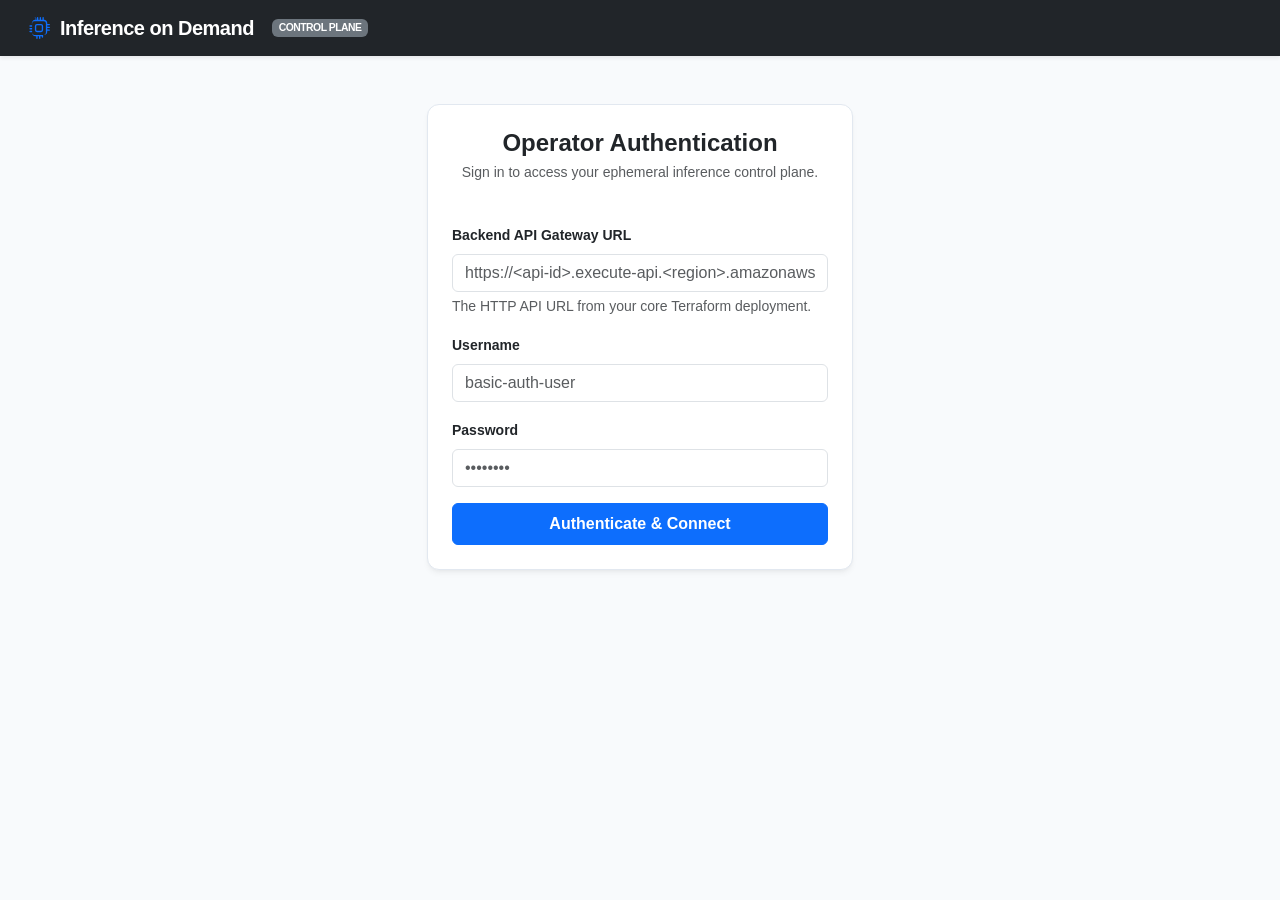
<file: widget/index.html>
<!DOCTYPE html>
<html lang="en">
<head>
  <meta charset="UTF-8">
  <meta name="viewport" content="width=device-width, initial-scale=1.0">
  <title>Inference on Demand — Control Plane</title>
  <link href="https://cdn.jsdelivr.net/npm/bootstrap@5.3.3/dist/css/bootstrap.min.css" rel="stylesheet" integrity="sha384-QWTKZyjpPEjISv5WaRU9OFeRpok6YctnYmDr5pNlyT2bRjXh0JMhjY6hW+ALEwIH" crossorigin="anonymous">
  <link rel="stylesheet" href="styles.css">
</head>
<body>

  <!-- Top Navigation Bar -->
  <nav class="navbar navbar-dark bg-dark px-3 py-2 shadow-sm">
    <div class="container-fluid">
      <span class="navbar-brand navbar-brand-custom">
        <svg xmlns="http://www.w3.org/2000/svg" width="22" height="22" fill="currentColor" class="bi bi-cpu text-primary" viewBox="0 0 16 16">
          <path d="M5 0a.5.5 0 0 1 .5.5V2h1V.5a.5.5 0 0 1 1 0V2h1V.5a.5.5 0 0 1 1 0V2h1V.5a.5.5 0 0 1 1 0V2h.5A2.5 2.5 0 0 1 14 4.5V5h1.5a.5.5 0 0 1 0 1H14v1h1.5a.5.5 0 0 1 0 1H14v1h1.5a.5.5 0 0 1 0 1H14v.5a2.5 2.5 0 0 1-2.5 2.5H11v1.5a.5.5 0 0 1-1 0V14h-1v1.5a.5.5 0 0 1-1 0V14h-1v1.5a.5.5 0 0 1-1 0V14H5.5a2.5 2.5 0 0 1-2.5-2.5V11H1.5a.5.5 0 0 1 0-1H3v-1H1.5a.5.5 0 0 1 0-1H3V7H1.5a.5.5 0 0 1 0-1H3v-.5A2.5 2.5 0 0 1 5.5 2H6V.5A.5.5 0 0 1 5 0m-.5 3A1.5 1.5 0 0 0 3 4.5v7A1.5 1.5 0 0 0 4.5 13h7a1.5 1.5 0 0 0 1.5-1.5v-7A1.5 1.5 0 0 0 11.5 3z"/>
          <path d="M6.5 5A1.5 1.5 0 0 0 5 6.5v3A1.5 1.5 0 0 0 6.5 11h3A1.5 1.5 0 0 0 11 9.5v-3A1.5 1.5 0 0 0 9.5 5zM6 6.5a.5.5 0 0 1 .5-.5h3a.5.5 0 0 1 .5.5v3a.5.5 0 0 1-.5.5h-3a.5.5 0 0 1-.5-.5z"/>
        </svg>
        Inference on Demand
        <span class="badge bg-secondary text-uppercase ms-2" style="font-size: 0.65rem;">Control Plane</span>
      </span>
      <div id="nav-user-actions" class="d-none d-flex align-items-center gap-3">
        <span class="text-light small" id="nav-user-label">Operator</span>
        <button id="btn-logout" class="btn btn-outline-light btn-sm">Logout</button>
      </div>
    </div>
  </nav>

  <div class="container my-4" style="max-width: 900px;">

    <!-- Login View (shown when unauthenticated) -->
    <div id="login-view" class="row justify-content-center">
      <div class="col-md-7 col-lg-6">
        <div class="card card-custom p-4 mt-4">
          <div class="text-center mb-4">
            <h4 class="fw-bold mb-1">Operator Authentication</h4>
            <p class="text-muted small">Sign in to access your ephemeral inference control plane.</p>
          </div>

          <div id="login-alert" class="alert alert-danger d-none" role="alert"></div>


          <form id="login-form" onsubmit="return false;">
            <div class="mb-3" id="api-url-group">
              <label for="api-url-input" class="form-label small fw-semibold">Backend API Gateway URL</label>
              <input type="url" class="form-control" id="api-url-input" placeholder="https://<api-id>.execute-api.<region>.amazonaws.com" required>
              <div class="form-text">The HTTP API URL from your core Terraform deployment.</div>
            </div>

            <div class="mb-3">
              <label for="username-input" class="form-label small fw-semibold">Username</label>
              <input type="text" class="form-control" id="username-input" placeholder="basic-auth-user" required autocomplete="username">
            </div>

            <div class="mb-3">
              <label for="password-input" class="form-label small fw-semibold">Password</label>
              <input type="password" class="form-control" id="password-input" placeholder="••••••••" required autocomplete="current-password">
            </div>

            <button type="submit" id="btn-login" class="btn btn-primary w-100 py-2 fw-semibold">
              <span id="login-spinner" class="spinner-border spinner-border-sm me-2 d-none" role="status"></span>
              Authenticate & Connect
            </button>
          </form>
        </div>
      </div>
    </div>

    <!-- Main Dashboard View (shown when authenticated) -->
    <div id="dashboard-view" class="d-none">

      <!-- Backend Connection Info Bar -->
      <div class="card card-custom mb-3 p-3 bg-light">
        <div class="d-flex justify-content-between align-items-center flex-wrap gap-2">
          <div>
            <span class="text-muted small">Backend API:</span>
            <code class="ms-1" id="display-api-url">-</code>
          </div>
          <button id="btn-edit-api" class="btn btn-link btn-sm text-decoration-none p-0">Change Endpoint</button>
        </div>
      </div>

      <!-- Lifecycle Control Card -->
      <div class="card card-custom mb-4">
        <div class="card-header card-header-custom d-flex justify-content-between align-items-center">
          <span class="fw-bold">Compute Instance Lifecycle</span>
          <div id="status-badge" class="status-pill status-unknown">
            <span class="status-indicator"></span>
            <span id="status-text">UNKNOWN</span>
          </div>
        </div>
        <div class="card-body">
          
          <div class="row g-3 mb-4">
            <div class="col-sm-6">
              <div class="p-3 border rounded bg-light">
                <span class="text-muted small d-block mb-1">Public IP Address</span>
                <span id="display-ip" class="fw-semibold text-monospace">Not provisioned</span>
              </div>
            </div>
            <div class="col-sm-6">
              <div class="p-3 border rounded bg-light">
                <span class="text-muted small d-block mb-1">Ollama Service Endpoint</span>
                <span id="display-endpoint" class="fw-semibold text-monospace text-muted">Offline</span>
              </div>
            </div>
          </div>

          <!-- Polling Progress Indicator -->
          <div id="polling-banner" class="alert alert-info py-2 d-none mb-3" role="alert">
            <div class="d-flex align-items-center gap-2">
              <div class="spinner-border spinner-border-sm text-info" role="status"></div>
              <span id="polling-message" class="small fw-semibold">Monitoring provisioning state...</span>
            </div>
          </div>

          <!-- Controls -->
          <div class="d-flex gap-2 flex-wrap mb-3">
            <button id="btn-start" class="btn btn-success px-4 py-2 fw-semibold" disabled>
              <svg xmlns="http://www.w3.org/2000/svg" width="16" height="16" fill="currentColor" class="bi bi-play-fill me-1" viewBox="0 0 16 16">
                <path d="m11.596 8.697-6.363 3.692c-.54.313-1.233-.066-1.233-.697V4.308c0-.63.692-1.01 1.233-.696l6.363 3.692a.802.802 0 0 1 0 1.393"/>
              </svg>
              Start Instance
            </button>

            <button id="btn-stop" class="btn btn-danger px-4 py-2 fw-semibold" disabled>
              <svg xmlns="http://www.w3.org/2000/svg" width="16" height="16" fill="currentColor" class="bi bi-stop-fill me-1" viewBox="0 0 16 16">
                <path d="M5 3.5h6A1.5 1.5 0 0 1 12.5 5v6a1.5 1.5 0 0 1-1.5 1.5H5A1.5 1.5 0 0 1 3.5 11V5A1.5 1.5 0 0 1 5 3.5"/>
              </svg>
              Stop Instance
            </button>

            <button id="btn-refresh" class="btn btn-outline-secondary ms-auto">
              Refresh Status
            </button>
          </div>

          <!-- Activity Log -->
          <div>
            <label class="form-label small text-muted mb-1">Activity Log</label>
            <div id="activity-log" class="log-box">
              <div class="log-line info">[System] Control Plane initialized. Ready.</div>
            </div>
          </div>

        </div>
      </div>

      <!-- Direct Non-Streaming Inference Playground Card -->
      <div id="inference-card" class="card card-custom mb-4">
        <div class="card-header card-header-custom d-flex justify-content-between align-items-center">
          <span class="fw-bold">Inference Playground (Non-Streaming)</span>
          <span id="inference-status-badge" class="badge bg-secondary">Awaiting READY State</span>
        </div>
        <div class="card-body">
          <p class="text-muted small mb-3">
            Directly test models on your running instance on port <code>11434</code> without passing payloads through Lambda.
          </p>

          <form id="inference-form">
            <div class="row mb-3 g-2">
              <div class="col-md-4">
                <label for="model-input" class="form-label small fw-semibold">Model Name</label>
                <input type="text" class="form-control" id="model-input" value="llama3.2:3b" required>
              </div>
              <div class="col-md-8">
                <label for="prompt-input" class="form-label small fw-semibold">Prompt</label>
                <textarea class="form-control" id="prompt-input" rows="2" placeholder="Why is the sky blue?" required></textarea>
              </div>
            </div>

            <div class="d-flex justify-content-between align-items-center mb-3">
              <button type="submit" id="btn-run-inference" class="btn btn-primary px-4 fw-semibold" disabled>
                <span id="inference-spinner" class="spinner-border spinner-border-sm me-2 d-none" role="status"></span>
                Generate Response
              </button>
              <span id="inference-latency" class="text-muted small"></span>
            </div>
          </form>

          <div>
            <label class="form-label small fw-semibold text-muted mb-1">Response Output</label>
            <div id="inference-output" class="code-output">Model response will appear here once inference completes...</div>
          </div>
        </div>
      </div>

    </div>

  </div>

  <!-- Stop Confirmation Modal -->
  <div class="modal fade" id="stopConfirmModal" tabindex="-1" aria-labelledby="stopConfirmModalLabel" aria-hidden="true">
    <div class="modal-dialog modal-dialog-centered">
      <div class="modal-content">
        <div class="modal-header">
          <h5 class="modal-title text-danger" id="stopConfirmModalLabel">Confirm Instance Termination</h5>
          <button type="button" class="btn-close" data-bs-dismiss="modal" aria-label="Close"></button>
        </div>
        <div class="modal-body">
          Are you sure you want to terminate the active EC2 instance? All ephemeral data on the instance will be destroyed.
        </div>
        <div class="modal-footer">
          <button type="button" class="btn btn-secondary" data-bs-dismiss="modal">Cancel</button>
          <button type="button" id="btn-confirm-stop" class="btn btn-danger">Yes, Terminate</button>
        </div>
      </div>
    </div>
  </div>

  <!-- Scripts -->
  <script src="https://cdn.jsdelivr.net/npm/bootstrap@5.3.3/dist/js/bootstrap.bundle.min.js" integrity="sha384-YvpcrYf0tY3lHB60NNkmXc5s9fDVZLESaAA55NDzOxhy9GkcIdslK1eN7N6jIeHz" crossorigin="anonymous"></script>
  <script type="module" src="app.js?v=3"></script>
</body>
</html>
</file>
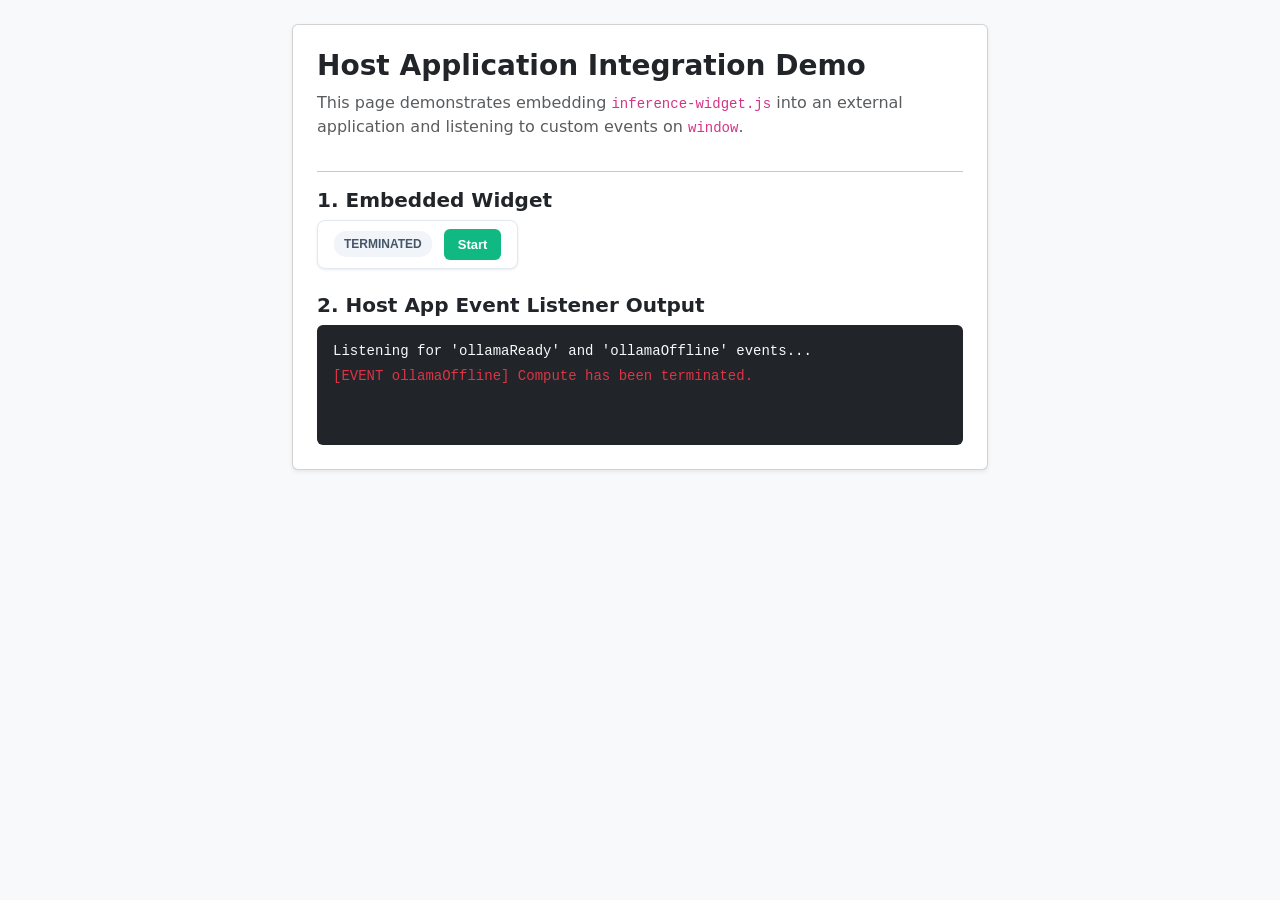
<file: widget/demo.html>
<!DOCTYPE html>
<html lang="en">
<head>
  <meta charset="UTF-8">
  <meta name="viewport" content="width=device-width, initial-scale=1.0">
  <title>Embeddable Widget Demo — Inference on Demand</title>
  <link href="https://cdn.jsdelivr.net/npm/bootstrap@5.3.3/dist/css/bootstrap.min.css" rel="stylesheet">
</head>
<body class="bg-light p-4">
  <div class="container" style="max-width: 720px;">
    <div class="card p-4 shadow-sm">
      <h3 class="fw-bold mb-2">Host Application Integration Demo</h3>
      <p class="text-muted">
        This page demonstrates embedding <code>inference-widget.js</code> into an external application and listening to custom events on <code>window</code>.
      </p>

      <hr class="my-3">

      <h5 class="fw-semibold">1. Embedded Widget</h5>
      <div class="mb-4">
        <div id="inference-widget-container"></div>
      </div>

      <h5 class="fw-semibold">2. Host App Event Listener Output</h5>
      <div id="event-log" class="p-3 bg-dark text-light rounded font-monospace small" style="min-height: 120px;">
        <div>Listening for 'ollamaReady' and 'ollamaOffline' events...</div>
      </div>
    </div>
  </div>

  <script>
    // Listen for custom events dispatched by the widget
    window.addEventListener('ollamaReady', (event) => {
      const log = document.getElementById('event-log');
      const div = document.createElement('div');
      div.className = 'text-success mt-1';
      div.textContent = `[EVENT ollamaReady] Endpoint: ${event.detail.endpoint} (IP: ${event.detail.ip})`;
      log.appendChild(div);
    });

    window.addEventListener('ollamaOffline', () => {
      const log = document.getElementById('event-log');
      const div = document.createElement('div');
      div.className = 'text-danger mt-1';
      div.textContent = `[EVENT ollamaOffline] Compute has been terminated.`;
      log.appendChild(div);
    });
  </script>

  <!-- Embed Widget (Replace data-api-url and data-token with actual values) -->
  <script 
    src="inference-widget.js" 
    data-api-url="https://example.execute-api.ap-south-1.amazonaws.com" 
    data-token="YWRtaW46cGFzc3dvcmQ="
    data-container-id="inference-widget-container">
  </script>
</body>
</html>
</file>
<file: widget/styles.css>
/* Inference on Demand — Control Plane Styles */

:root {
  --primary-gradient: linear-gradient(135deg, #1e293b 0%, #0f172a 100%);
  --accent-color: #3b82f6;
  --accent-hover: #2563eb;
  --status-ready: #10b981;
  --status-starting: #f59e0b;
  --status-stopping: #ef4444;
  --status-terminated: #64748b;
}

body {
  background-color: #f8fafc;
  color: #1e293b;
  font-family: -apple-system, BlinkMacSystemFont, "Segoe UI", Roboto, "Helvetica Neue", Arial, sans-serif;
  min-height: 100vh;
}

.navbar-brand-custom {
  font-weight: 700;
  letter-spacing: -0.5px;
  display: flex;
  align-items: center;
  gap: 10px;
}

.card-custom {
  border: 1px solid #e2e8f0;
  border-radius: 12px;
  box-shadow: 0 4px 6px -1px rgba(0, 0, 0, 0.05), 0 2px 4px -2px rgba(0, 0, 0, 0.05);
  background: #ffffff;
  transition: all 0.2s ease-in-out;
}

.card-custom:hover {
  box-shadow: 0 10px 15px -3px rgba(0, 0, 0, 0.07), 0 4px 6px -4px rgba(0, 0, 0, 0.05);
}

.card-header-custom {
  background-color: #ffffff;
  border-bottom: 1px solid #f1f5f9;
  font-weight: 600;
  padding: 1rem 1.25rem;
}

/* Status Badges & Indicators */
.status-pill {
  display: inline-flex;
  align-items: center;
  gap: 8px;
  padding: 6px 14px;
  border-radius: 9999px;
  font-size: 0.875rem;
  font-weight: 600;
  letter-spacing: 0.5px;
  text-transform: uppercase;
}

.status-indicator {
  width: 10px;
  height: 10px;
  border-radius: 50%;
  display: inline-block;
}

.status-pill.status-ready {
  background-color: #ecfdf5;
  color: #065f46;
  border: 1px solid #a7f3d0;
}
.status-pill.status-ready .status-indicator {
  background-color: var(--status-ready);
  box-shadow: 0 0 0 3px rgba(16, 185, 129, 0.3);
  animation: pulse-green 2s infinite;
}

.status-pill.status-starting {
  background-color: #fffbeb;
  color: #92400e;
  border: 1px solid #fde68a;
}
.status-pill.status-starting .status-indicator {
  background-color: var(--status-starting);
  box-shadow: 0 0 0 3px rgba(245, 158, 11, 0.3);
  animation: pulse-orange 1.5s infinite;
}

.status-pill.status-stopping {
  background-color: #fef2f2;
  color: #991b1b;
  border: 1px solid #fecaca;
}
.status-pill.status-stopping .status-indicator {
  background-color: var(--status-stopping);
  animation: pulse-red 1.5s infinite;
}

.status-pill.status-terminated {
  background-color: #f1f5f9;
  color: #475569;
  border: 1px solid #cbd5e1;
}
.status-pill.status-terminated .status-indicator {
  background-color: var(--status-terminated);
}

.status-pill.status-unknown {
  background-color: #f8fafc;
  color: #94a3b8;
  border: 1px dashed #cbd5e1;
}
.status-pill.status-unknown .status-indicator {
  background-color: #94a3b8;
}

@keyframes pulse-green {
  0% { transform: scale(0.95); box-shadow: 0 0 0 0 rgba(16, 185, 129, 0.7); }
  70% { transform: scale(1); box-shadow: 0 0 0 6px rgba(16, 185, 129, 0); }
  100% { transform: scale(0.95); box-shadow: 0 0 0 0 rgba(16, 185, 129, 0); }
}

@keyframes pulse-orange {
  0% { transform: scale(0.95); box-shadow: 0 0 0 0 rgba(245, 158, 11, 0.7); }
  70% { transform: scale(1); box-shadow: 0 0 0 6px rgba(245, 158, 11, 0); }
  100% { transform: scale(0.95); box-shadow: 0 0 0 0 rgba(245, 158, 11, 0); }
}

@keyframes pulse-red {
  0% { transform: scale(0.95); box-shadow: 0 0 0 0 rgba(239, 68, 68, 0.7); }
  70% { transform: scale(1); box-shadow: 0 0 0 6px rgba(239, 68, 68, 0); }
  100% { transform: scale(0.95); box-shadow: 0 0 0 0 rgba(239, 68, 68, 0); }
}

.code-output {
  background-color: #0f172a;
  color: #e2e8f0;
  border-radius: 8px;
  padding: 1rem;
  font-family: "SFMono-Regular", Consolas, "Liberation Mono", Menlo, Courier, monospace;
  font-size: 0.9rem;
  white-space: pre-wrap;
  word-break: break-word;
  max-height: 380px;
  overflow-y: auto;
}

.log-box {
  background-color: #1e293b;
  color: #94a3b8;
  font-family: monospace;
  font-size: 0.8rem;
  padding: 0.75rem;
  border-radius: 6px;
  height: 120px;
  overflow-y: auto;
}

.log-line {
  margin-bottom: 2px;
}
.log-line.info { color: #38bdf8; }
.log-line.success { color: #4ade80; }
.log-line.warn { color: #facc15; }
.log-line.error { color: #f87171; }
</file>
